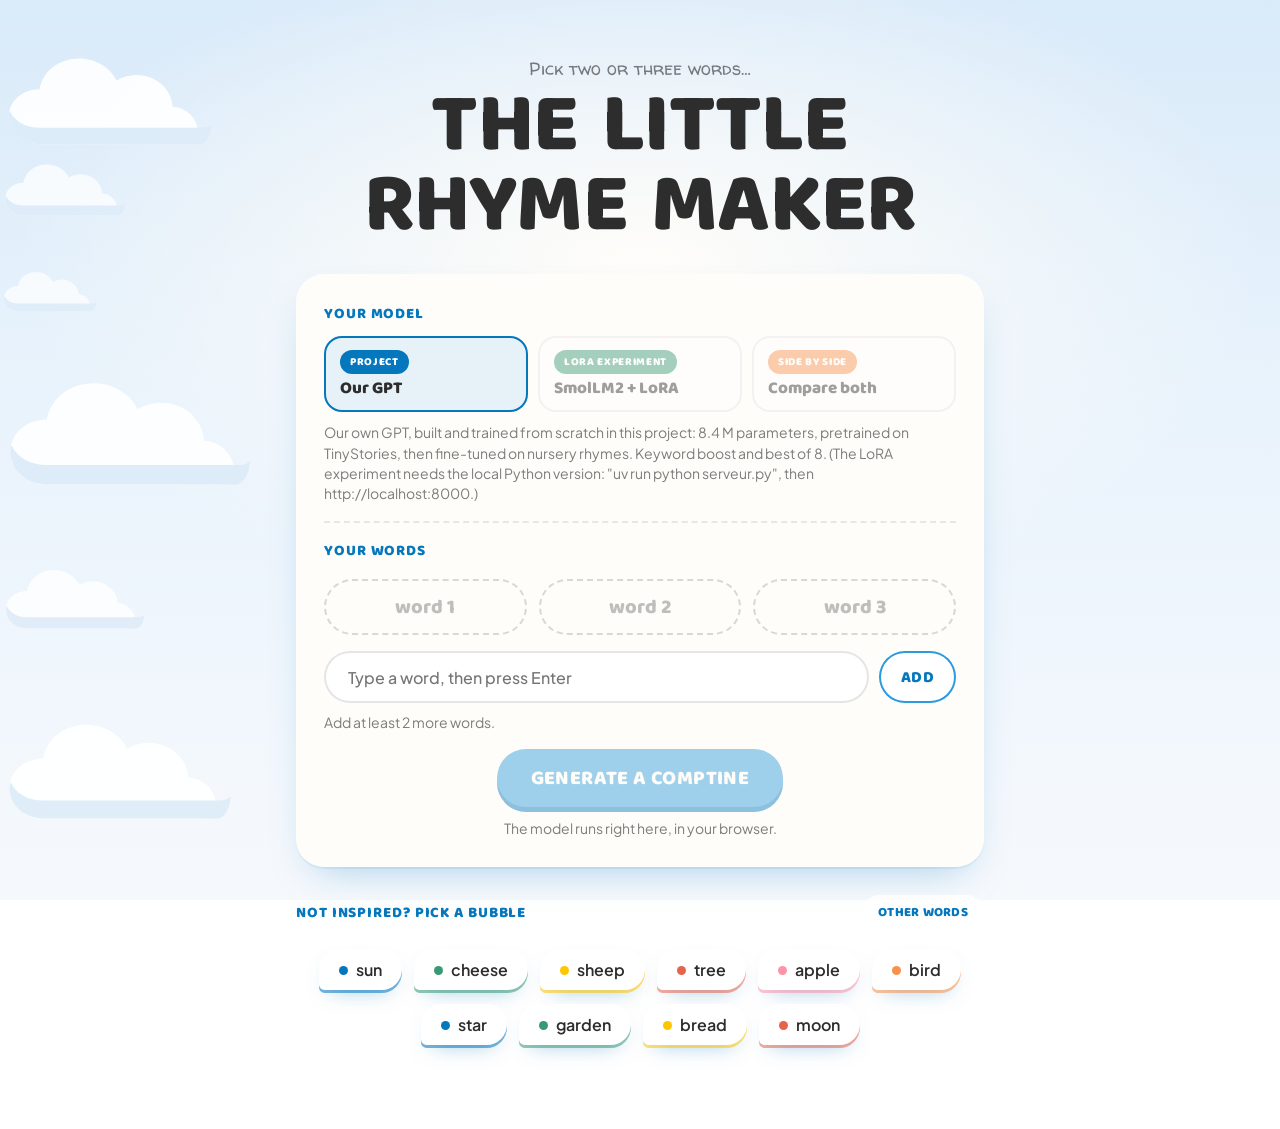
<file: docs/index.html>
<!doctype html>
<html lang="en">
<head>
  <meta charset="utf-8">
  <meta name="viewport" content="width=device-width, initial-scale=1">
  <title>The Little Rhyme Maker</title>
  <link rel="preconnect" href="https://fonts.googleapis.com">
  <link rel="preconnect" href="https://fonts.gstatic.com" crossorigin>
  <link href="https://fonts.googleapis.com/css2?family=Baloo+2:wght@600;800&family=Plus+Jakarta+Sans:wght@400;600;700&family=Walter+Turncoat&display=swap" rel="stylesheet">
  <link rel="stylesheet" href="style.css">
</head>
<body>
  <div class="sky" aria-hidden="true">
    <svg class="cloud c1" viewBox="0 0 200 90"><use href="#cloud"/></svg>
    <svg class="cloud c2" viewBox="0 0 200 90"><use href="#cloud"/></svg>
    <svg class="cloud c3" viewBox="0 0 200 90"><use href="#cloud"/></svg>
    <svg class="cloud c4" viewBox="0 0 200 90"><use href="#cloud"/></svg>
    <svg class="cloud c5" viewBox="0 0 200 90"><use href="#cloud"/></svg>
    <svg class="cloud c6" viewBox="0 0 200 90"><use href="#cloud"/></svg>
  </div>
  <svg width="0" height="0" style="position:absolute">
    <defs>
      <symbol id="cloud" viewBox="0 0 200 90">
        <path d="M38 82c-18 0-30-11-30-25s12-25 28-25c3-17 18-28 36-28 15 0 28 8 34 20 5-3 11-5 18-5 18 0 32 13 33 29 13 1 23 11 23 23 0 6-5 11-11 11z" fill="#ffffff"/>
        <path d="M38 82c-18 0-30-11-30-25 0-2 0-3 1-5 4 9 14 15 27 15h147c4 0 7-1 9-3 0 10-5 18-11 18z" fill="#dcebf8"/>
      </symbol>
    </defs>
  </svg>

  <main>
    <header>
      <p class="subtitle">Pick two or three words…</p>
      <h1 class="title" aria-label="The Little Rhyme Maker">
        <span class="title-line">The little</span>
        <span class="title-line">rhyme maker</span>
      </h1>
    </header>

    <section class="card" aria-labelledby="words-label">
      <div class="model-picker">
        <h2 id="model-label" class="card-label">Your model</h2>
        <div class="model-tabs" role="radiogroup" aria-labelledby="model-label">
          <button type="button" class="model-tab" data-model="original" role="radio">
            <span class="tag tag-original">Project</span>
            <span class="model-name">Our GPT</span>
          </button>
          <button type="button" class="model-tab" data-model="lora" role="radio">
            <span class="tag tag-lora">LoRA experiment</span>
            <span class="model-name">SmolLM2 + LoRA</span>
          </button>
          <button type="button" class="model-tab" data-model="compare" role="radio">
            <span class="tag tag-compare">Side by side</span>
            <span class="model-name">Compare both</span>
          </button>
        </div>
        <p class="model-info" id="model-info"></p>
      </div>

      <h2 id="words-label" class="card-label">Your words</h2>
      <ul class="slots" id="slots" aria-live="polite"></ul>

      <form class="add" id="add-form" autocomplete="off">
        <input id="word-input" type="text" maxlength="20" placeholder="Type a word, then press Enter"
               aria-label="A keyword, in English">
        <button type="submit" class="btn btn-ghost" id="add-btn">Add</button>
      </form>
      <p class="hint" id="hint">Add at least 2 words.</p>

      <button class="btn btn-main" id="generate-btn" disabled>Generate a comptine</button>
    </section>

    <section class="ideas" aria-labelledby="ideas-label">
      <div class="ideas-head">
        <h2 id="ideas-label" class="ideas-label">Not inspired? Pick a bubble</h2>
        <button class="btn btn-small" id="shuffle-btn" type="button">Other words</button>
      </div>
      <div class="bubbles" id="bubbles"></div>
    </section>

    <section class="result card" id="result" hidden aria-live="polite">
      <div class="poems" id="poems"></div>
      <button class="btn btn-ghost" id="again-btn" hidden>Another one with the same words</button>
    </section>
  </main>

  <script>window.RHYME_MODE = "browser";</script>
  <script src="app.js"></script>
</body>
</html>
</file>
<file: docs/style.css>
:root {
  --dark: #2d2d2d;
  --muted: rgba(45, 45, 45, 0.62);
  --white: #fffdf9;
  --blue: #0477bd;
  --sky-blue: #299bde;
  --yellow: #ffc500;
  --red: #e5644d;
  --green: #389975;
  --pink: #fc94aa;
  --orange: #f7914e;
  --radius: 28px;
  --title: "Baloo 2", system-ui, sans-serif;
  --hand: "Walter Turncoat", "Comic Sans MS", cursive;
  --text: "Plus Jakarta Sans", system-ui, sans-serif;
}

* { box-sizing: border-box; }
[hidden] { display: none !important; } /* sinon un display: flex l'emporte sur l'attribut hidden */

body {
  margin: 0;
  min-height: 100vh;
  font-family: var(--text);
  color: var(--dark);
  background:
    radial-gradient(ellipse 70% 55% at 50% 30%, var(--white) 0%, rgba(255, 253, 249, 0) 70%),
    linear-gradient(180deg, #d9eaf9 0%, #e9f3fc 45%, #f6f9fc 100%);
  background-attachment: fixed;
  overflow-x: hidden;
}

/* --- Le ciel et ses nuages ---------------------------------------------------------- */

.sky { position: fixed; inset: 0; pointer-events: none; z-index: 0; }
.cloud { position: absolute; width: 180px; opacity: 0.9; animation: drift linear infinite; }
.c1 { top: 6%;  width: 220px; animation-duration: 95s;  animation-delay: -20s; }
.c2 { top: 18%; width: 130px; animation-duration: 70s;  animation-delay: -50s; opacity: 0.75; }
.c3 { top: 42%; width: 260px; animation-duration: 120s; animation-delay: -80s; }
.c4 { top: 63%; width: 150px; animation-duration: 85s;  animation-delay: -10s; opacity: 0.8; }
.c5 { top: 80%; width: 240px; animation-duration: 110s; animation-delay: -60s; }
.c6 { top: 30%; width: 100px; animation-duration: 60s;  animation-delay: -35s; opacity: 0.7; }

@keyframes drift {
  from { transform: translateX(-300px); }
  to   { transform: translateX(calc(100vw + 300px)); }
}

/* --- Mise en page ----------------------------------------------------------------- */

main {
  position: relative;
  z-index: 1;
  max-width: 720px;
  margin: 0 auto;
  padding: 56px 16px 80px;
  display: flex;
  flex-direction: column;
  gap: 28px;
}

header { text-align: center; }

.subtitle {
  margin: 0 0 4px;
  font-family: var(--hand);
  font-size: 18px;
  color: var(--muted);
}

/* --- Le titre aux lettres qui sautent ---------------------------------------------- */

.title {
  margin: 0;
  font-family: var(--title);
  font-weight: 800;
  font-size: clamp(44px, 10vw, 84px);
  line-height: 0.95;
  text-transform: uppercase;
  letter-spacing: -0.01em;
  color: var(--dark);
  user-select: none;
}
.title-line { display: block; }
.char { display: inline-block; cursor: default; will-change: transform; }
.char.space { width: 0.28em; }

/* --- Les cartes ----------------------------------------------------------------- */

.card {
  background: rgba(255, 253, 249, 0.92);
  border-radius: var(--radius);
  padding: 28px;
  box-shadow: 0 2px 0 rgba(4, 119, 189, 0.08), 0 18px 40px -18px rgba(4, 119, 189, 0.35);
  display: flex;
  flex-direction: column;
  gap: 16px;
}

.card-label, .ideas-label {
  margin: 0;
  font-family: var(--title);
  font-weight: 800;
  font-size: 15px;
  letter-spacing: 0.06em;
  text-transform: uppercase;
  color: var(--blue);
}

/* --- Les trois emplacements de mots ---------------------------------------------------- */

.slots {
  list-style: none;
  margin: 0;
  padding: 0;
  display: grid;
  grid-template-columns: repeat(3, 1fr);
  gap: 12px;
}

.slot {
  --c: var(--blue);
  position: relative;
  height: 56px;
  border-radius: 999px;
  border: 2px dashed rgba(45, 45, 45, 0.18);
  display: flex;
  align-items: center;
  justify-content: center;
  font-family: var(--title);
  font-weight: 800;
  font-size: 20px;
  color: rgba(45, 45, 45, 0.3);
  transition: border-color 0.25s, background 0.25s, transform 0.25s;
}
.slot:nth-child(1) { --c: var(--blue); }
.slot:nth-child(2) { --c: var(--green); }
.slot:nth-child(3) { --c: var(--orange); }

.slot.filled {
  border: 2px solid var(--c);
  background: color-mix(in srgb, var(--c) 12%, transparent);
  color: var(--dark);
  animation: pop 0.35s cubic-bezier(.3, 1.6, .5, 1);
}

.slot input {
  width: 100%;
  height: 100%;
  padding: 0 40px 0 18px;
  border: 0;
  background: transparent;
  font: inherit;
  color: inherit;
  text-align: center;
  border-radius: 999px;
  outline: none;
}
.slot input:focus-visible { box-shadow: 0 0 0 3px color-mix(in srgb, var(--c) 35%, transparent); }

.slot .remove {
  position: absolute;
  right: 8px;
  width: 30px;
  height: 30px;
  border: 0;
  border-radius: 50%;
  background: transparent;
  color: var(--muted);
  font-size: 20px;
  line-height: 1;
  cursor: pointer;
}
.slot .remove:hover { background: rgba(45, 45, 45, 0.08); color: var(--dark); }

@keyframes pop {
  from { transform: scale(0.85); }
  to   { transform: scale(1); }
}

/* --- La barre de saisie -------------------------------------------------------- */

.add { display: flex; gap: 10px; }
.add input {
  flex: 1;
  min-width: 0;
  height: 52px;
  padding: 0 22px;
  border-radius: 999px;
  border: 2px solid rgba(45, 45, 45, 0.12);
  background: #fff;
  font: 500 16px var(--text);
  color: var(--dark);
  outline: none;
  transition: border-color 0.2s;
}
.add input:focus { border-color: var(--sky-blue); }
.add input:disabled { background: rgba(255, 255, 255, 0.5); }

.hint { margin: -6px 0 0; font-size: 14px; color: var(--muted); min-height: 1.4em; }

/* --- Les boutons ----------------------------------------------------------------- */

.btn {
  border: 0;
  border-radius: 999px;
  font-family: var(--title);
  font-weight: 800;
  text-transform: uppercase;
  letter-spacing: 0.02em;
  cursor: pointer;
  transition: transform 0.2s, box-shadow 0.2s, background 0.2s, opacity 0.2s;
}
.btn:disabled { cursor: not-allowed; opacity: 0.45; }

.btn-main {
  align-self: center;
  height: 58px;
  padding: 0 34px;
  font-size: 20px;
  color: var(--white);
  background: var(--sky-blue);
  box-shadow: 0 5px 0 var(--blue);
}
.btn-main:not(:disabled):hover { transform: translateY(-2px); box-shadow: 0 7px 0 var(--blue); }
.btn-main:not(:disabled):active { transform: translateY(3px); box-shadow: 0 2px 0 var(--blue); }

.btn-ghost {
  height: 52px;
  padding: 0 22px;
  font-size: 16px;
  color: var(--blue);
  background: #fff;
  box-shadow: inset 0 0 0 2px var(--sky-blue);
}
.btn-ghost:not(:disabled):hover { background: #eef6fd; }

.btn-small {
  height: 36px;
  padding: 0 16px;
  font-size: 13px;
  color: var(--blue);
  background: rgba(255, 255, 255, 0.85);
}
.btn-small:hover { background: #fff; }

/* --- Les bulles d'idées ------------------------------------------------------------ */

.ideas { display: flex; flex-direction: column; gap: 14px; }
.ideas-head { display: flex; align-items: center; justify-content: space-between; gap: 12px; flex-wrap: wrap; }

.bubbles { display: flex; flex-wrap: wrap; justify-content: center; gap: 14px 12px; padding: 4px 0; }

.bubble {
  --c: var(--blue);
  position: relative;
  padding: 10px 20px;
  border: 0;
  border-radius: 22px 22px 22px 6px;
  background: #fff;
  color: var(--dark);
  font: 600 16px var(--text);
  cursor: pointer;
  box-shadow: 0 3px 0 color-mix(in srgb, var(--c) 55%, transparent), 0 10px 22px -12px rgba(4, 119, 189, 0.5);
  animation: bob 4s ease-in-out infinite;
  transition: transform 0.2s, opacity 0.3s, background 0.2s;
}
.bubble::before {
  content: "";
  display: inline-block;
  width: 9px;
  height: 9px;
  margin-right: 8px;
  border-radius: 50%;
  background: var(--c);
  vertical-align: 1px;
}
.bubble:hover { background: color-mix(in srgb, var(--c) 14%, #fff); animation-play-state: paused; transform: translateY(-4px) scale(1.06); }
.bubble.used {
  pointer-events: none;
  background: color-mix(in srgb, var(--c) 22%, #fff);
  animation-play-state: paused;
}
.bubble.used::before { content: "✓"; width: auto; height: auto; background: none; color: var(--c); font-weight: 700; }
.bubble:disabled { cursor: not-allowed; opacity: 0.45; }

@keyframes bob {
  0%, 100% { transform: translateY(0); }
  50%      { transform: translateY(-6px); }
}

/* --- La comptine --------------------------------------------------------------- */

.result { align-items: center; text-align: center; padding: 34px 28px; }

.poem { display: flex; flex-direction: column; gap: 6px; }
.poem-line {
  font-family: var(--title);
  font-weight: 600;
  font-size: clamp(20px, 3.6vw, 26px);
  line-height: 1.3;
  opacity: 0;
  transform: translateY(10px);
  animation: line-in 0.5s ease forwards;
}
.poem-line mark {
  background: none;
  color: var(--c, var(--blue));
  font-weight: 800;
  border-bottom: 3px solid color-mix(in srgb, var(--c, var(--blue)) 40%, transparent);
}

@keyframes line-in { to { opacity: 1; transform: translateY(0); } }

.meta { margin: 6px 0 0; font-size: 14px; color: var(--muted); }
.error { color: var(--red); font-weight: 600; }

.writing { display: flex; align-items: center; gap: 6px; font-family: var(--hand); color: var(--muted); }
.writing-text { margin-left: 8px; }
.dot { width: 10px; height: 10px; border-radius: 50%; background: var(--sky-blue); animation: hop 0.9s ease-in-out infinite; }
.dot:nth-child(2) { background: var(--green); animation-delay: 0.15s; }
.dot:nth-child(3) { background: var(--orange); animation-delay: 0.3s; }

@keyframes hop {
  0%, 100% { transform: translateY(0); }
  40%      { transform: translateY(-9px); }
}

/* --- Petits écrans et mouvement réduit --------------------------------------------------- */

@media (max-width: 560px) {
  main { padding-top: 36px; gap: 22px; }
  .card { padding: 20px; }
  .slots { grid-template-columns: 1fr; gap: 10px; }
  .slot { height: 50px; }
  .add { flex-direction: column; }
  .add input { flex: none; } /* en colonne, flex: 1 écraserait sa hauteur */
  .add .btn-ghost { width: 100%; }
}

@media (prefers-reduced-motion: reduce) {
  .cloud, .bubble, .dot { animation: none; }
  .poem-line { animation-duration: 0.01s; }
}

/* --- Mode navigateur : l'état du modèle sous le bouton ---------------------------------- */
.model-status { margin: -4px 0 0; text-align: center; }

/* --- Le choix du modèle : projet initial / expérience LoRA ---------------------------------- */

.model-picker { display: flex; flex-direction: column; gap: 10px; padding-bottom: 18px;
                border-bottom: 2px dashed rgba(45, 45, 45, 0.1); }
.model-tabs { display: grid; grid-template-columns: repeat(3, 1fr); gap: 10px; }

.model-tab {
  display: flex; flex-direction: column; align-items: flex-start; gap: 6px;
  padding: 12px 14px; border-radius: 18px; border: 2px solid rgba(45, 45, 45, 0.12);
  background: #fff; cursor: pointer; text-align: left; font: inherit; color: var(--dark);
  transition: border-color 0.2s, background 0.2s, transform 0.2s;
}
.model-tab:not(:disabled):hover { transform: translateY(-2px); }
.model-tab.active { border-color: var(--c, var(--blue)); background: color-mix(in srgb, var(--c, var(--blue)) 10%, #fff); }
.model-tab[data-model="original"] { --c: var(--blue); }
.model-tab[data-model="lora"] { --c: var(--green); }
.model-tab[data-model="compare"] { --c: var(--orange); }
.model-tab:disabled { cursor: not-allowed; opacity: 0.45; }
.model-name { font-family: var(--title); font-weight: 800; font-size: 17px; line-height: 1.1; }
.model-info { margin: 0; font-size: 14px; color: var(--muted); line-height: 1.45; }

.tag {
  display: inline-block; padding: 3px 10px; border-radius: 999px;
  font: 800 11px var(--title); letter-spacing: 0.06em; text-transform: uppercase; color: #fff;
}
.tag-original { background: var(--blue); }
.tag-lora { background: var(--green); }
.tag-compare { background: var(--orange); }

/* --- Les comptines : un panneau par modèle --------------------------------------------- */

.poems { display: grid; gap: 18px; width: 100%; }
.poems.compare { grid-template-columns: 1fr 1fr; }
.poem-panel { display: flex; flex-direction: column; align-items: center; gap: 12px;
              padding: 6px 4px; border-top: 4px solid var(--c, var(--blue)); padding-top: 14px; }
.poems:not(.compare) .poem-panel { border-top: 0; padding-top: 0; }
.panel-original { --c: var(--blue); }
.panel-lora { --c: var(--green); }
.panel-head { display: flex; flex-wrap: wrap; justify-content: center; align-items: center; gap: 8px; }
.panel-name { font-family: var(--title); font-weight: 800; font-size: 15px; color: var(--muted); }
.poems.compare .poem-line { font-size: clamp(17px, 2.4vw, 21px); }

@media (max-width: 560px) {
  .model-tabs, .poems.compare { grid-template-columns: 1fr; }
}
</file>
